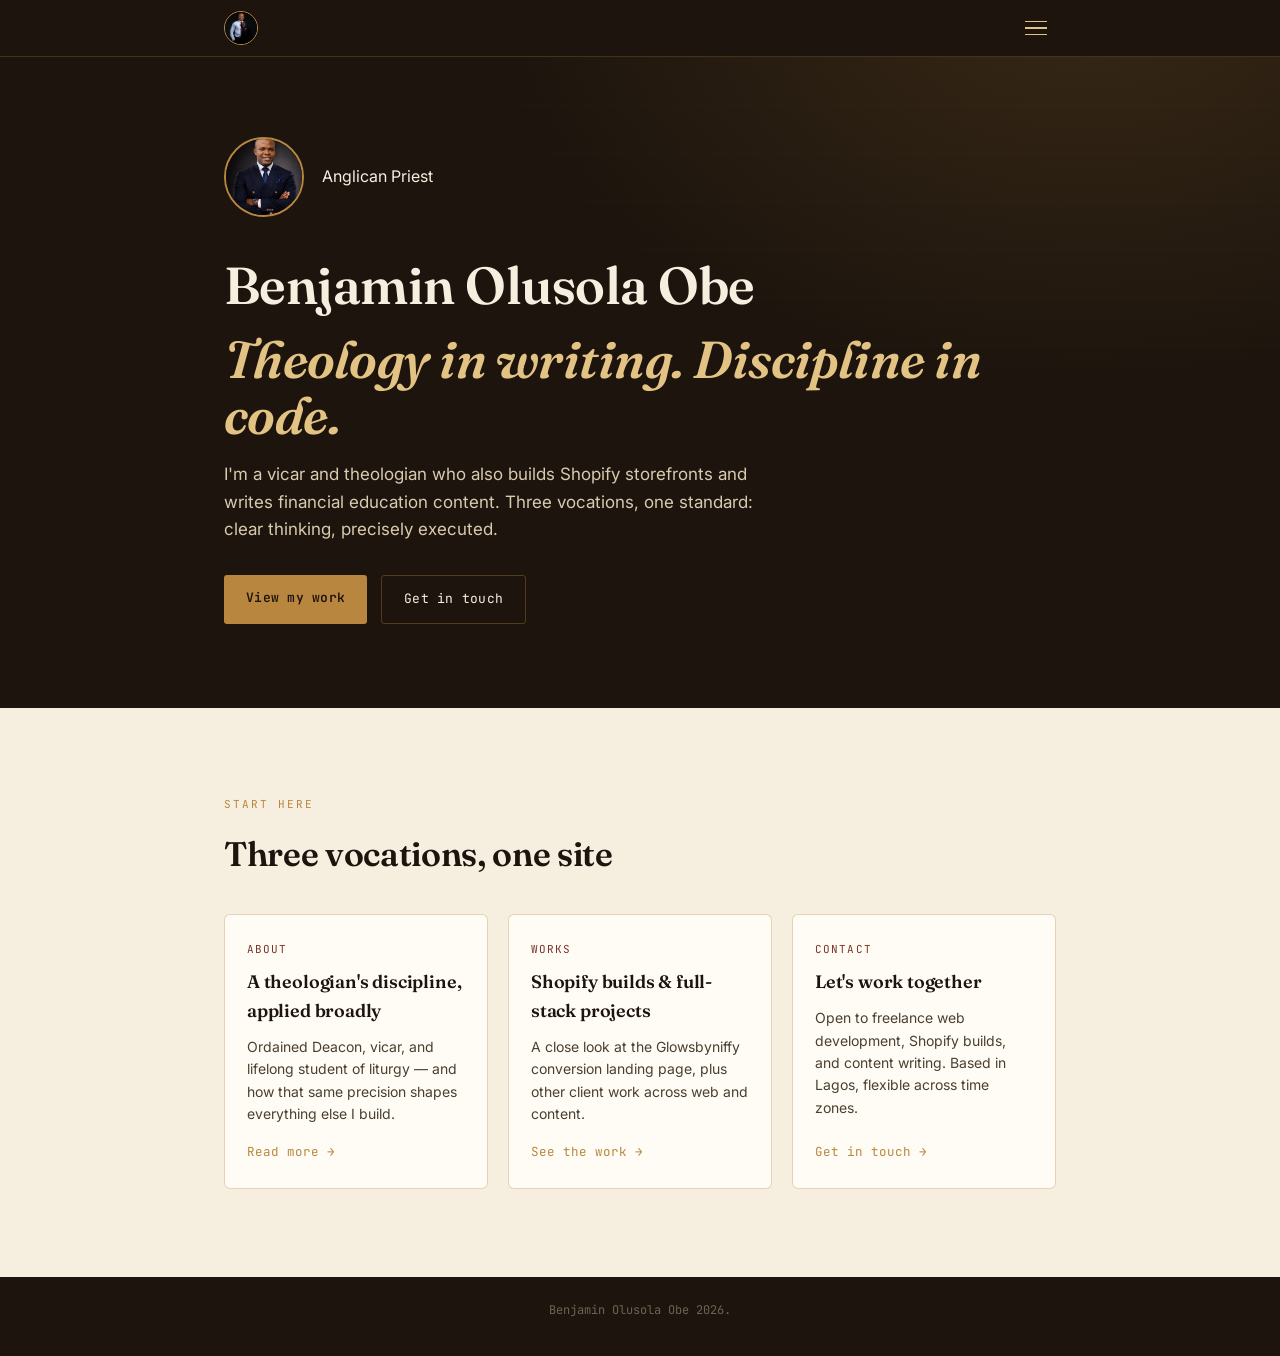
<file: index.html>
<!DOCTYPE html>
<html lang="en">
<head>
<meta charset="UTF-8">
<meta name="viewport" content="width=device-width, initial-scale=1.0">
<title>Benjamin Olusola Obe — Theologian &amp; Web Developer</title>
<link rel="preconnect" href="https://fonts.googleapis.com">
<link rel="preconnect" href="https://fonts.gstatic.com" crossorigin>
<link href="https://fonts.googleapis.com/css2?family=Fraunces:opsz,wght@9..144,300..900&family=Inter:wght@400;500;600;700&family=JetBrains+Mono:wght@400;500;600&display=swap" rel="stylesheet">
<link rel="stylesheet" href="styles.css">
<meta property="og:title" content="Benjamin Olusola Obe | Full-Stack Developer" />
<meta property="og:description" content="Vicar and theologian who builds Shopify storefronts, web apps, and SaaS tools." />
<meta property="og:image" content="https://benjamin4502.github.io/benjamin-portfolio/profile.jpg" />
<meta property="og:url" content="https://benjamin4502.github.io/benjamin-portfolio/" />
<meta property="og:type" content="website" />
<meta name="twitter:card" content="summary_large_image" />
<meta name="twitter:title" content="Benjamin Olusola Obe | Full-Stack Developer" />
<meta name="twitter:description" content="Vicar and theologian who builds Shopify storefronts, web apps, and SaaS tools." />
<meta name="twitter:image" content="https://benjamin4502.github.io/benjamin-portfolio/profile.jpg" />
</head>
<body>

  <!-- ============ NAV ============ -->
  <header class="nav-bar">
    <div class="wrap nav-inner">
      <a href="index.html" class="nav-brand">
        <span class="initial"><img src="profile-small.jpg" alt="Benjamin Olusola Obe"></span>
      </a>
      <button class="hamburger" id="hamburgerBtn" aria-label="Open menu" aria-expanded="false" aria-controls="navMenu">
        <span></span><span></span><span></span>
      </button>
    </div>
  </header>

  <nav class="nav-menu" id="navMenu" aria-hidden="true">
    <div class="nav-menu-inner">
      <a href="index.html" class="nav-link is-active">Home</a>
      <a href="about.html" class="nav-link">About</a>
      <a href="works.html" class="nav-link">Works</a>
      <a href="testimonials.html" class="nav-link">Testimonials</a>
      <a href="contact.html" class="nav-link">Contact</a>
      <div class="nav-menu-foot">
        <span class="eyebrow">Reach me</span>
        <a href="mailto:benjaminobe45@gmail.com">benjaminobe45@gmail.com</a>
      </div>
    </div>
  </nav>
  <div class="nav-overlay" id="navOverlay"></div>

  <!-- ============ HERO ============ -->
  <header class="hero">
    <div class="wrap">
      <div class="hero-top">
        <div class="initial-lg"><img src="profile.jpg" alt="Benjamin Olusola Obe"></div>
        <div class="role-cycle" id="roleCycle" aria-live="polite">Anglican Priest<span class="cursor"></span></div>
      </div>
      <h1>Benjamin Olusola Obe</h1>
      <h1><em>Theology in writing. Discipline in code.</em></h1>
      <p class="lede">I'm a vicar and theologian who also builds Shopify storefronts and writes financial education content. Three vocations, one standard: clear thinking, precisely executed.</p>
      <div class="btn-row">
        <a class="btn btn-primary" href="works.html">View my work</a>
        <a class="btn btn-ghost" href="contact.html">Get in touch</a>
      </div>
    </div>
  </header>

  <!-- ============ TEASER CARDS ============ -->
  <section>
    <div class="wrap reveal">
      <span class="eyebrow">Start here</span>
      <h2 class="title">Three vocations, one site</h2>
      <div class="teaser-grid">
        <a href="about.html" class="teaser-card">
          <span class="tag">About</span>
          <h3>A theologian's discipline, applied broadly</h3>
          <p>Ordained Deacon, vicar, and lifelong student of liturgy — and how that same precision shapes everything else I build.</p>
          <span class="teaser-link">Read more →</span>
        </a>
        <a href="works.html" class="teaser-card">
          <span class="tag">Works</span>
          <h3>Shopify builds &amp; full-stack projects</h3>
          <p>A close look at the Glowsbyniffy conversion landing page, plus other client work across web and content.</p>
          <span class="teaser-link">See the work →</span>
        </a>
        <a href="contact.html" class="teaser-card">
          <span class="tag">Contact</span>
          <h3>Let's work together</h3>
          <p>Open to freelance web development, Shopify builds, and content writing. Based in Lagos, flexible across time zones.</p>
          <span class="teaser-link">Get in touch →</span>
        </a>
      </div>
    </div>
  </section>

  <footer>
    Benjamin Olusola Obe 2026.
  </footer>

  <script src="script.js"></script>
</body>
</html>
</file>
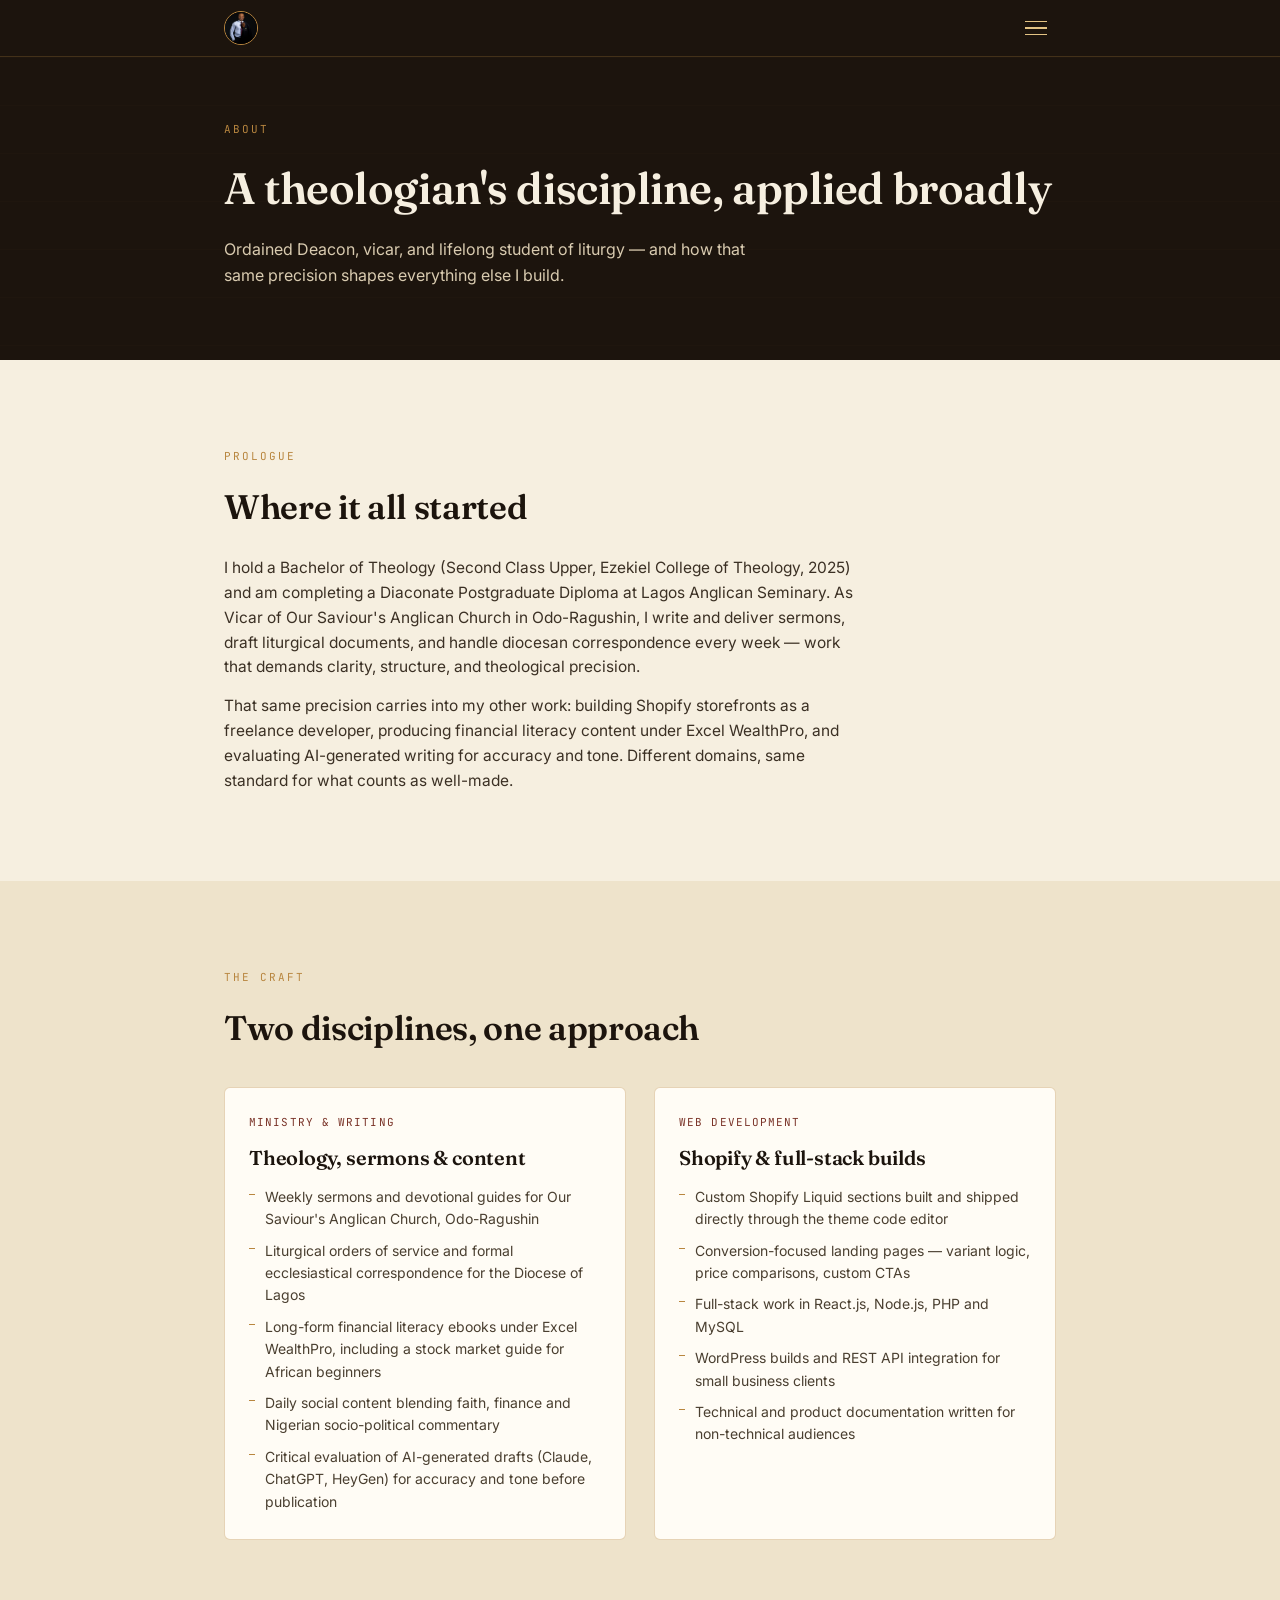
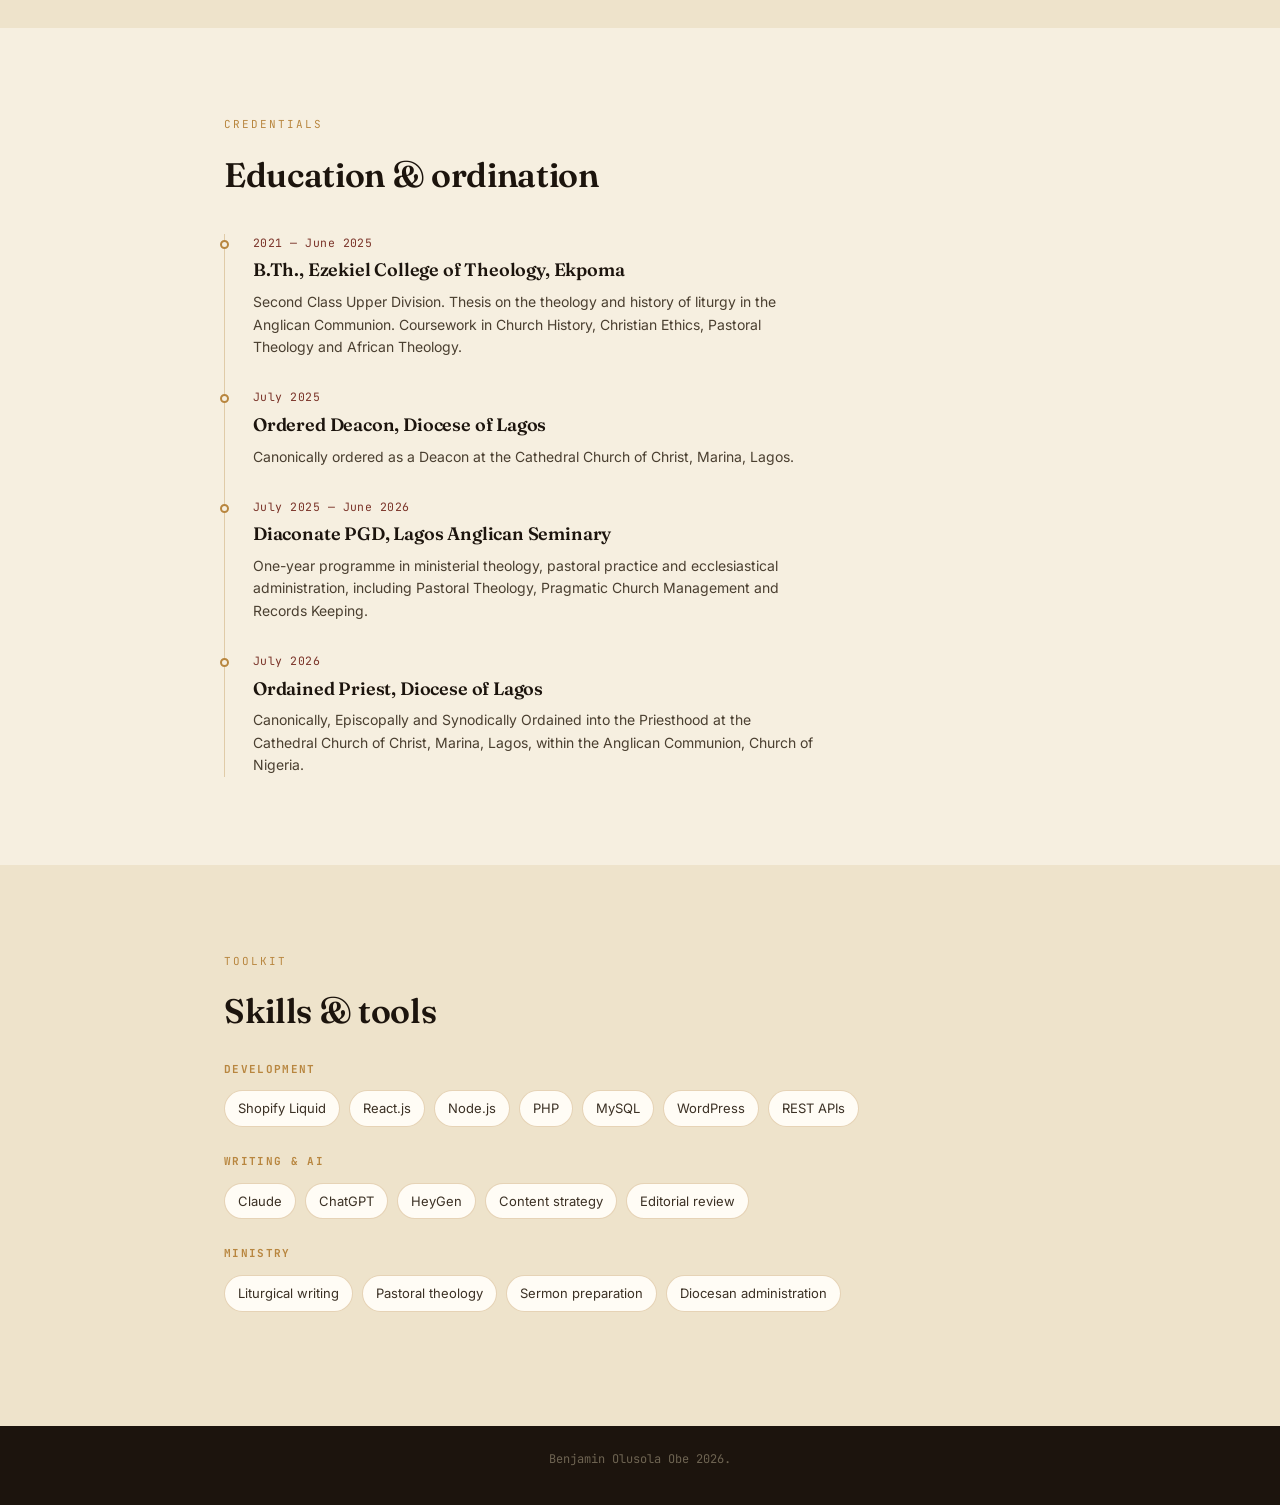
<file: about.html>
<!DOCTYPE html>
<html lang="en">
<head>
<meta charset="UTF-8">
<meta name="viewport" content="width=device-width, initial-scale=1.0">
<title>About — Benjamin Olusola Obe</title>
<link rel="preconnect" href="https://fonts.googleapis.com">
<link rel="preconnect" href="https://fonts.gstatic.com" crossorigin>
<link href="https://fonts.googleapis.com/css2?family=Fraunces:opsz,wght@9..144,300..900&family=Inter:wght@400;500;600;700&family=JetBrains+Mono:wght@400;500;600&display=swap" rel="stylesheet">
<link rel="stylesheet" href="styles.css">
</head>
<body>

  <header class="nav-bar">
    <div class="wrap nav-inner">
      <a href="index.html" class="nav-brand">
        <span class="initial"><img src="profile-small.jpg" alt="Benjamin Olusola Obe"></span>
      </a>
      <button class="hamburger" id="hamburgerBtn" aria-label="Open menu" aria-expanded="false" aria-controls="navMenu">
        <span></span><span></span><span></span>
      </button>
    </div>
  </header>

  <nav class="nav-menu" id="navMenu" aria-hidden="true">
    <div class="nav-menu-inner">
      <a href="index.html" class="nav-link">Home</a>
      <a href="about.html" class="nav-link is-active">About</a>
      <a href="works.html" class="nav-link">Works</a>
      <a href="testimonials.html" class="nav-link">Testimonials</a>
      <a href="contact.html" class="nav-link">Contact</a>
      <div class="nav-menu-foot">
        <span class="eyebrow">Reach me</span>
        <a href="mailto:benjaminobe45@gmail.com">benjaminobe45@gmail.com</a>
      </div>
    </div>
  </nav>
  <div class="nav-overlay" id="navOverlay"></div>

  <header class="page-header">
    <div class="wrap">
      <span class="eyebrow">About</span>
      <h1>A theologian's discipline, applied broadly</h1>
      <p class="lede">Ordained Deacon, vicar, and lifelong student of liturgy — and how that same precision shapes everything else I build.</p>
    </div>
  </header>

  <!-- ============ PROLOGUE ============ -->
  <section>
    <div class="wrap reveal">
      <span class="eyebrow">Prologue</span>
      <h2 class="title">Where it all started</h2>
      <p class="body-text">I hold a Bachelor of Theology (Second Class Upper, Ezekiel College of Theology, 2025) and am completing a Diaconate Postgraduate Diploma at Lagos Anglican Seminary. As Vicar of Our Saviour's Anglican Church in Odo-Ragushin, I write and deliver sermons, draft liturgical documents, and handle diocesan correspondence every week — work that demands clarity, structure, and theological precision.</p>
      <p class="body-text" style="margin-top:14px;">That same precision carries into my other work: building Shopify storefronts as a freelance developer, producing financial literacy content under Excel WealthPro, and evaluating AI-generated writing for accuracy and tone. Different domains, same standard for what counts as well-made.</p>
    </div>
  </section>

  <!-- ============ THE CRAFT ============ -->
  <section style="background:var(--parchment-deep);">
    <div class="wrap reveal">
      <span class="eyebrow">The Craft</span>
      <h2 class="title">Two disciplines, one approach</h2>
      <div class="craft-grid">
        <div class="craft-card">
          <span class="tag">Ministry &amp; Writing</span>
          <h3>Theology, sermons &amp; content</h3>
          <ul>
            <li>Weekly sermons and devotional guides for Our Saviour's Anglican Church, Odo-Ragushin</li>
            <li>Liturgical orders of service and formal ecclesiastical correspondence for the Diocese of Lagos</li>
            <li>Long-form financial literacy ebooks under Excel WealthPro, including a stock market guide for African beginners</li>
            <li>Daily social content blending faith, finance and Nigerian socio-political commentary</li>
            <li>Critical evaluation of AI-generated drafts (Claude, ChatGPT, HeyGen) for accuracy and tone before publication</li>
          </ul>
        </div>
        <div class="craft-card">
          <span class="tag">Web Development</span>
          <h3>Shopify &amp; full-stack builds</h3>
          <ul>
            <li>Custom Shopify Liquid sections built and shipped directly through the theme code editor</li>
            <li>Conversion-focused landing pages — variant logic, price comparisons, custom CTAs</li>
            <li>Full-stack work in React.js, Node.js, PHP and MySQL</li>
            <li>WordPress builds and REST API integration for small business clients</li>
            <li>Technical and product documentation written for non-technical audiences</li>
          </ul>
        </div>
      </div>
    </div>
  </section>

  <!-- ============ CREDENTIALS ============ -->
  <section>
    <div class="wrap reveal">
      <span class="eyebrow">Credentials</span>
      <h2 class="title">Education &amp; ordination</h2>
      <div class="timeline">
        <div class="tl-item">
          <span class="tl-date">2021 — June 2025</span>
          <h3>B.Th., Ezekiel College of Theology, Ekpoma</h3>
          <p>Second Class Upper Division. Thesis on the theology and history of liturgy in the Anglican Communion. Coursework in Church History, Christian Ethics, Pastoral Theology and African Theology.</p>
        </div>
        <div class="tl-item">
          <span class="tl-date">July 2025</span>
          <h3>Ordered Deacon, Diocese of Lagos</h3>
          <p>Canonically ordered as a Deacon at the Cathedral Church of Christ, Marina, Lagos.</p>
        </div>
        <div class="tl-item">
          <span class="tl-date">July 2025 — June 2026</span>
          <h3>Diaconate PGD, Lagos Anglican Seminary</h3>
          <p>One-year programme in ministerial theology, pastoral practice and ecclesiastical administration, including Pastoral Theology, Pragmatic Church Management and Records Keeping.</p>
        </div>
        <div class="tl-item">
          <span class="tl-date">July 2026</span>
          <h3>Ordained Priest, Diocese of Lagos</h3>
          <p>Canonically, Episcopally and Synodically Ordained into the Priesthood at the Cathedral Church of Christ, Marina, Lagos, within the Anglican Communion, Church of Nigeria.</p>
        </div>
      </div>
    </div>
  </section>

  <!-- ============ TOOLKIT ============ -->
  <section style="background:var(--parchment-deep);">
    <div class="wrap reveal">
      <span class="eyebrow">Toolkit</span>
      <h2 class="title">Skills &amp; tools</h2>

      <div class="toolkit-group">
        <h4>Development</h4>
        <div class="tag-row">
          <span class="tag-pill">Shopify Liquid</span>
          <span class="tag-pill">React.js</span>
          <span class="tag-pill">Node.js</span>
          <span class="tag-pill">PHP</span>
          <span class="tag-pill">MySQL</span>
          <span class="tag-pill">WordPress</span>
          <span class="tag-pill">REST APIs</span>
        </div>
      </div>

      <div class="toolkit-group">
        <h4>Writing &amp; AI</h4>
        <div class="tag-row">
          <span class="tag-pill">Claude</span>
          <span class="tag-pill">ChatGPT</span>
          <span class="tag-pill">HeyGen</span>
          <span class="tag-pill">Content strategy</span>
          <span class="tag-pill">Editorial review</span>
        </div>
      </div>

      <div class="toolkit-group">
        <h4>Ministry</h4>
        <div class="tag-row">
          <span class="tag-pill">Liturgical writing</span>
          <span class="tag-pill">Pastoral theology</span>
          <span class="tag-pill">Sermon preparation</span>
          <span class="tag-pill">Diocesan administration</span>
        </div>
      </div>
    </div>
  </section>

  <footer>
    Benjamin Olusola Obe 2026.
  </footer>

  <script src="script.js"></script>
</body>
</html>
</file>
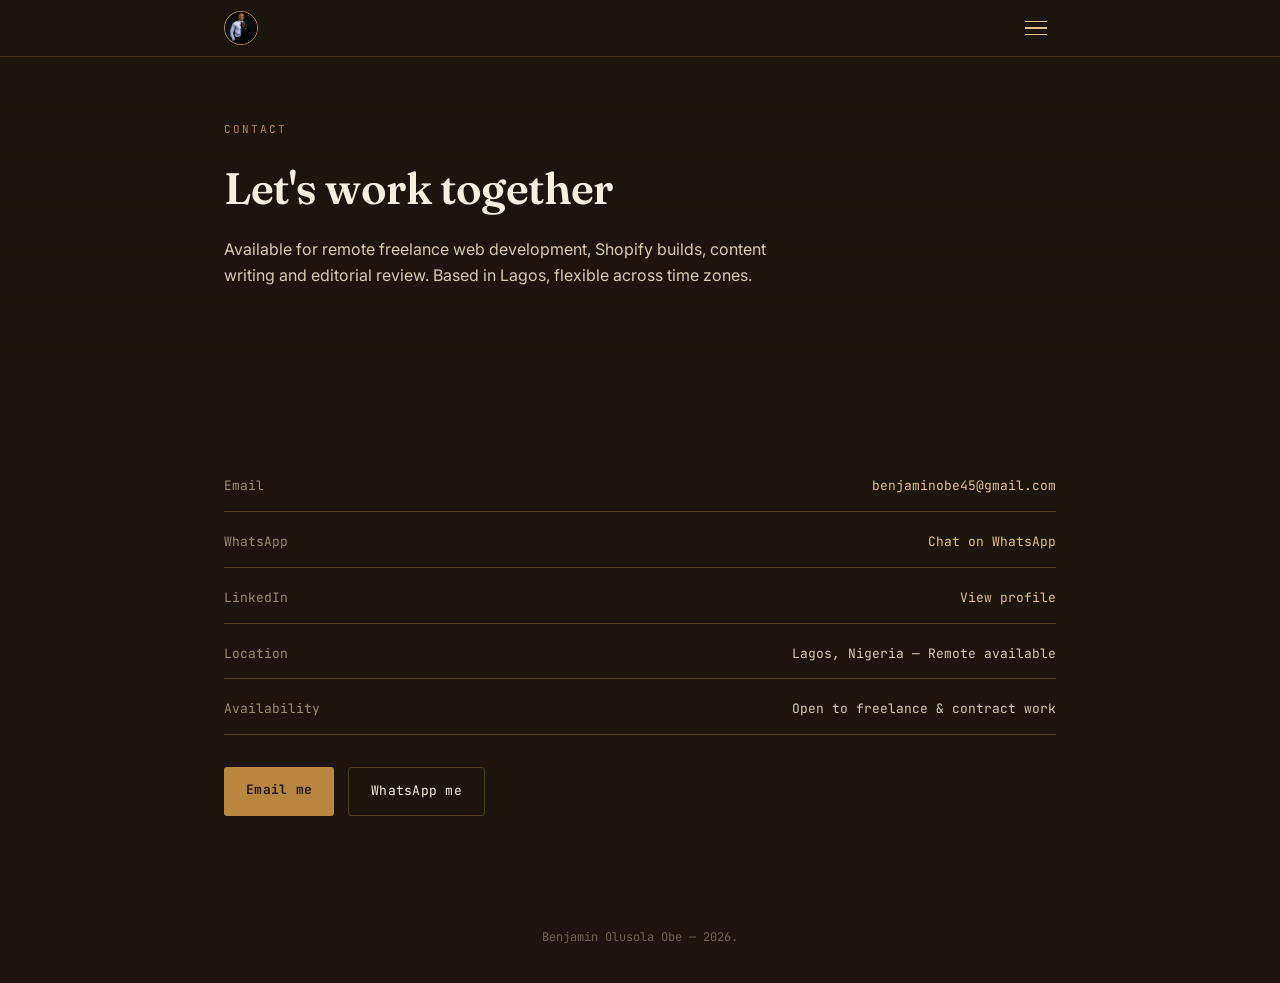
<file: contact.html>
<!DOCTYPE html>
<html lang="en">
<head>
<meta charset="UTF-8">
<meta name="viewport" content="width=device-width, initial-scale=1.0">
<title>Contact — Benjamin Olusola Obe</title>
<link rel="preconnect" href="https://fonts.googleapis.com">
<link rel="preconnect" href="https://fonts.gstatic.com" crossorigin>
<link href="https://fonts.googleapis.com/css2?family=Fraunces:opsz,wght@9..144,300..900&family=Inter:wght@400;500;600;700&family=JetBrains+Mono:wght@400;500;600&display=swap" rel="stylesheet">
<link rel="stylesheet" href="styles.css">
</head>
<body>

  <header class="nav-bar">
    <div class="wrap nav-inner">
      <a href="index.html" class="nav-brand">
        <span class="initial"><img src="profile-small.jpg" alt="Benjamin Olusola Obe"></span>
      </a>
      <button class="hamburger" id="hamburgerBtn" aria-label="Open menu" aria-expanded="false" aria-controls="navMenu">
        <span></span><span></span><span></span>
      </button>
    </div>
  </header>

  <nav class="nav-menu" id="navMenu" aria-hidden="true">
    <div class="nav-menu-inner">
      <a href="index.html" class="nav-link">Home</a>
      <a href="about.html" class="nav-link">About</a>
      <a href="works.html" class="nav-link">Works</a>
      <a href="testimonials.html" class="nav-link">Testimonials</a>
      <a href="contact.html" class="nav-link is-active">Contact</a>
      <div class="nav-menu-foot">
        <span class="eyebrow">Reach me</span>
        <a href="mailto:benjaminobe45@gmail.com">benjaminobe45@gmail.com</a>
      </div>
    </div>
  </nav>
  <div class="nav-overlay" id="navOverlay"></div>

  <header class="page-header">
    <div class="wrap">
      <span class="eyebrow">Contact</span>
      <h1>Let's work together</h1>
      <p class="lede">Available for remote freelance web development, Shopify builds, content writing and editorial review. Based in Lagos, flexible across time zones.</p>
    </div>
  </header>

  <section class="section-dark">
    <div class="wrap reveal">
      <div class="contact-box">
        <div class="contact-line"><span>Email</span><a href="mailto:benjaminobe45@gmail.com">benjaminobe45@gmail.com</a></div>
        <div class="contact-line"><span>WhatsApp</span><a href="https://wa.me/2348145023145" target="_blank" rel="noopener">Chat on WhatsApp</a></div>
        <div class="contact-line"><span>LinkedIn</span><a href="https://www.linkedin.com/in/benjamin-olusola-obe-206285276" target="_blank" rel="noopener">View profile</a></div>
        <div class="contact-line"><span>Location</span><span style="color:#D9CBB0;">Lagos, Nigeria — Remote available</span></div>
        <div class="contact-line"><span>Availability</span><span style="color:#D9CBB0;">Open to freelance &amp; contract work</span></div>
      </div>
      <div class="btn-row" style="margin-top:32px;">
        <a class="btn btn-primary" href="mailto:benjaminobe45@gmail.com">Email me</a>
        <a class="btn btn-ghost" href="https://wa.me/2348145023145" target="_blank" rel="noopener">WhatsApp me</a>
      </div>
    </div>
  </section>

  <footer>
    Benjamin Olusola Obe — 2026.
  </footer>

  <script src="script.js"></script>
</body>
</html>
</file>
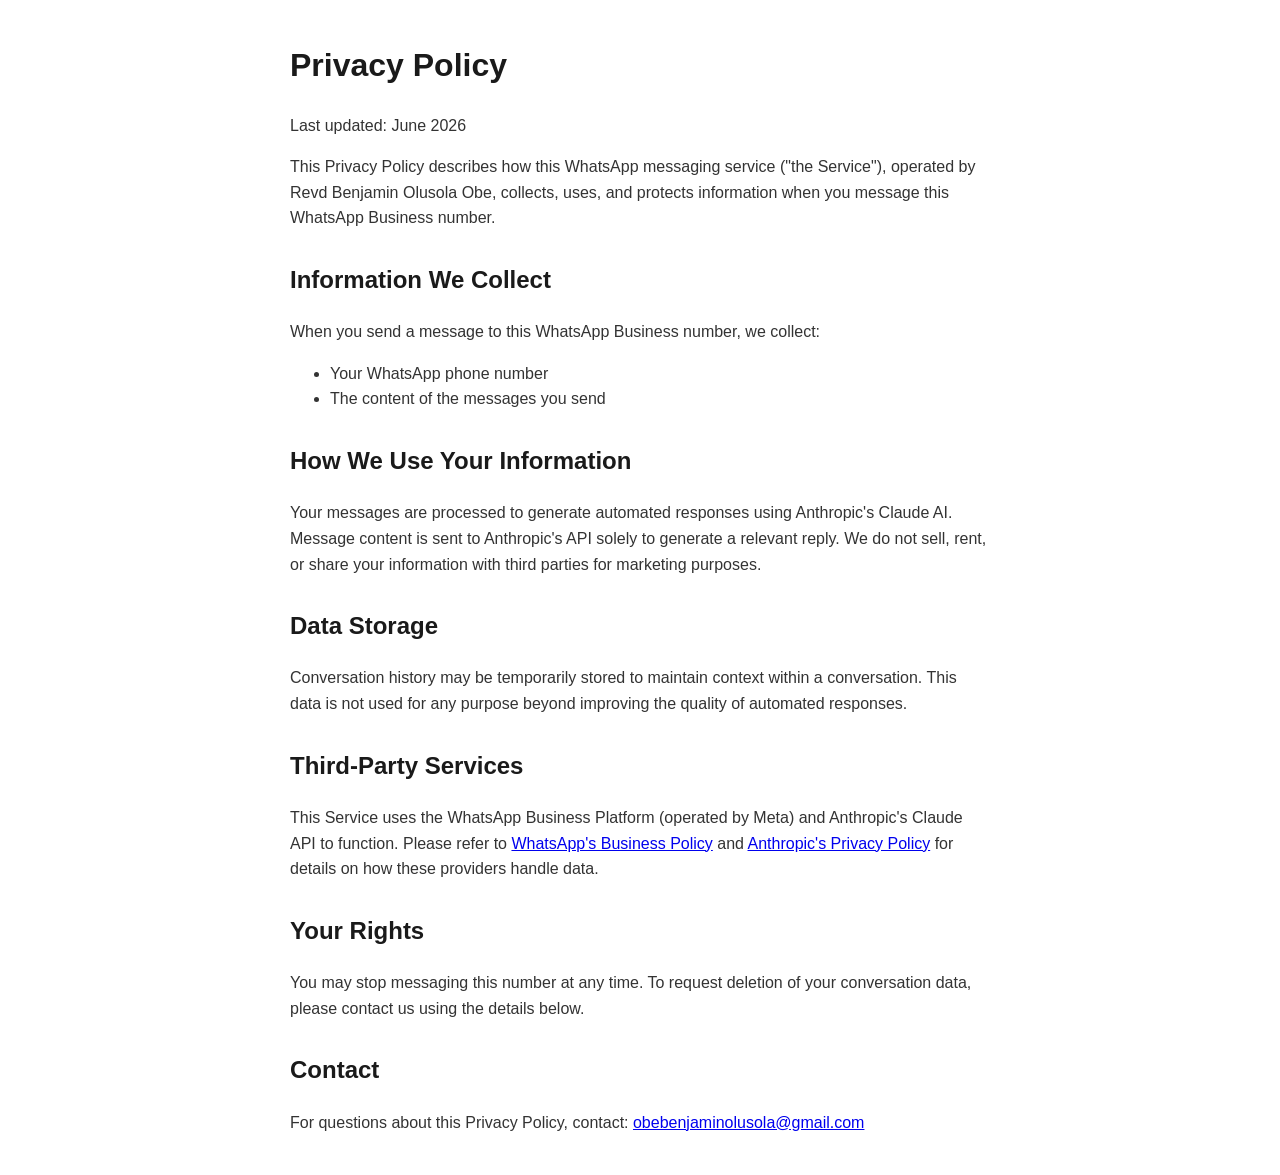
<file: Privacy.html>
<!DOCTYPE html>
<html lang="en">
<head>
<meta charset="UTF-8">
<title>Privacy Policy - Revd Benjamin Olusola Obe</title>
<meta name="viewport" content="width=device-width, initial-scale=1.0">
<style>
body { font-family: Arial, sans-serif; max-width: 700px; margin: 40px auto; padding: 0 20px; line-height: 1.6; color: #333; }
h1 { color: #1a1a1a; }
h2 { color: #1a1a1a; margin-top: 30px; }
</style>
</head>
<body>
<h1>Privacy Policy</h1>
<p>Last updated: June 2026</p>

<p>This Privacy Policy describes how this WhatsApp messaging service ("the Service"), operated by Revd Benjamin Olusola Obe, collects, uses, and protects information when you message this WhatsApp Business number.</p>

<h2>Information We Collect</h2>
<p>When you send a message to this WhatsApp Business number, we collect:</p>
<ul>
<li>Your WhatsApp phone number</li>
<li>The content of the messages you send</li>
</ul>

<h2>How We Use Your Information</h2>
<p>Your messages are processed to generate automated responses using Anthropic's Claude AI. Message content is sent to Anthropic's API solely to generate a relevant reply. We do not sell, rent, or share your information with third parties for marketing purposes.</p>

<h2>Data Storage</h2>
<p>Conversation history may be temporarily stored to maintain context within a conversation. This data is not used for any purpose beyond improving the quality of automated responses.</p>

<h2>Third-Party Services</h2>
<p>This Service uses the WhatsApp Business Platform (operated by Meta) and Anthropic's Claude API to function. Please refer to <a href="https://www.whatsapp.com/legal/business-policy/" target="_blank">WhatsApp's Business Policy</a> and <a href="https://www.anthropic.com/legal/privacy" target="_blank">Anthropic's Privacy Policy</a> for details on how these providers handle data.</p>

<h2>Your Rights</h2>
<p>You may stop messaging this number at any time. To request deletion of your conversation data, please contact us using the details below.</p>

<h2>Contact</h2>
<p>For questions about this Privacy Policy, contact: <a href="mailto:obebenjaminolusola@gmail.com">obebenjaminolusola@gmail.com</a></p>

</body>
</html>
</file>
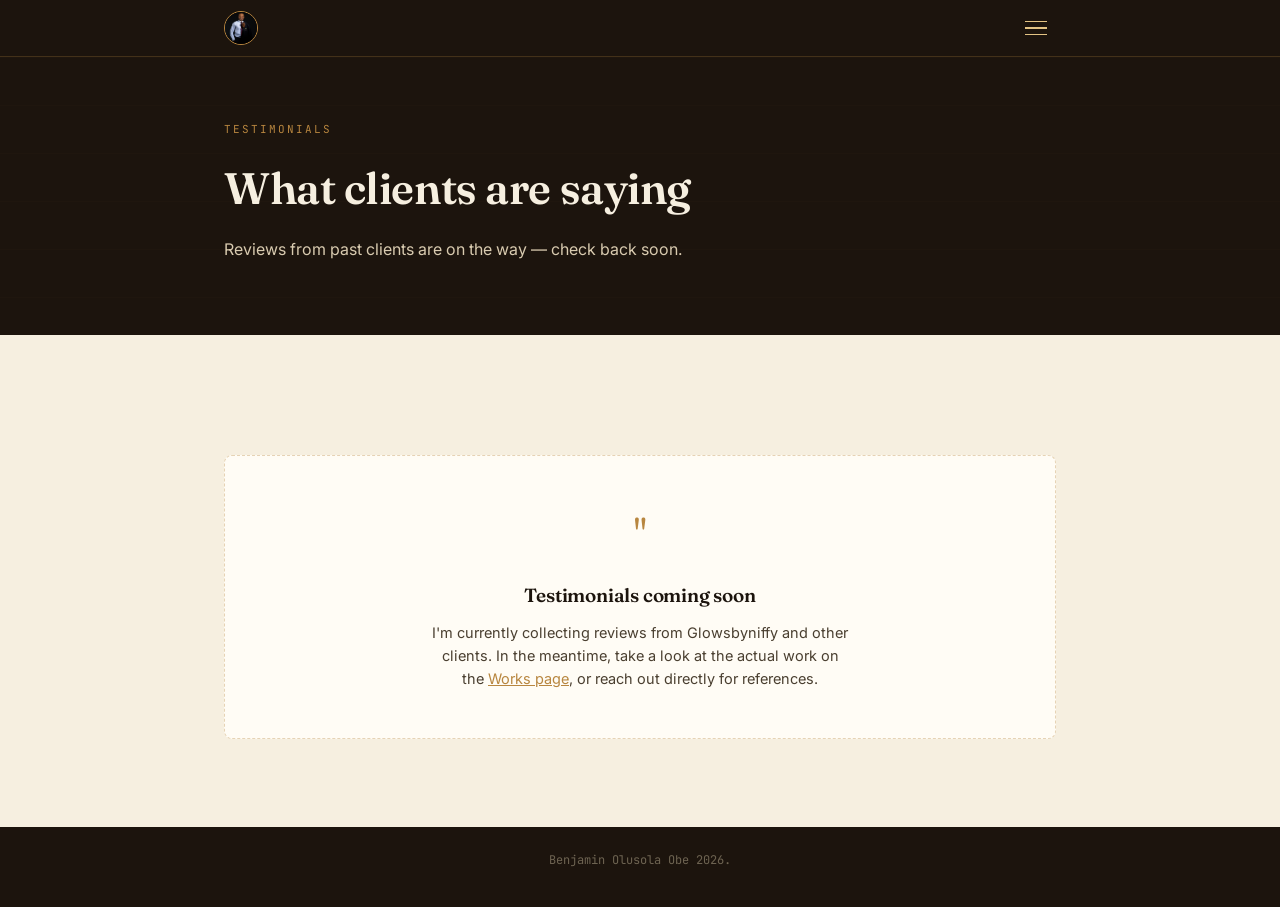
<file: testimonials.html>
<!DOCTYPE html>
<html lang="en">
<head>
<meta charset="UTF-8">
<meta name="viewport" content="width=device-width, initial-scale=1.0">
<title>Testimonials — Benjamin Olusola Obe</title>
<link rel="preconnect" href="https://fonts.googleapis.com">
<link rel="preconnect" href="https://fonts.gstatic.com" crossorigin>
<link href="https://fonts.googleapis.com/css2?family=Fraunces:opsz,wght@9..144,300..900&family=Inter:wght@400;500;600;700&family=JetBrains+Mono:wght@400;500;600&display=swap" rel="stylesheet">
<link rel="stylesheet" href="styles.css">
</head>
<body>

  <header class="nav-bar">
    <div class="wrap nav-inner">
      <a href="index.html" class="nav-brand">
        <span class="initial"><img src="profile-small.jpg" alt="Benjamin Olusola Obe"></span>
      </a>
      <button class="hamburger" id="hamburgerBtn" aria-label="Open menu" aria-expanded="false" aria-controls="navMenu">
        <span></span><span></span><span></span>
      </button>
    </div>
  </header>

  <nav class="nav-menu" id="navMenu" aria-hidden="true">
    <div class="nav-menu-inner">
      <a href="index.html" class="nav-link">Home</a>
      <a href="about.html" class="nav-link">About</a>
      <a href="works.html" class="nav-link">Works</a>
      <a href="testimonials.html" class="nav-link is-active">Testimonials</a>
      <a href="contact.html" class="nav-link">Contact</a>
      <div class="nav-menu-foot">
        <span class="eyebrow">Reach me</span>
        <a href="mailto:benjaminobe45@gmail.com">benjaminobe45@gmail.com</a>
      </div>
    </div>
  </nav>
  <div class="nav-overlay" id="navOverlay"></div>

  <header class="page-header">
    <div class="wrap">
      <span class="eyebrow">Testimonials</span>
      <h1>What clients are saying</h1>
      <p class="lede">Reviews from past clients are on the way — check back soon.</p>
    </div>
  </header>

  <section>
    <div class="wrap reveal">
      <div class="placeholder-box">
        <span class="icon">"</span>
        <h3>Testimonials coming soon</h3>
        <p>I'm currently collecting reviews from Glowsbyniffy and other clients. In the meantime, take a look at the actual work on the <a href="works.html" style="color:var(--gold); text-decoration:underline;">Works page</a>, or reach out directly for references.</p>
      </div>
    </div>
  </section>

  <footer>
    Benjamin Olusola Obe 2026.
  </footer>

  <script src="script.js"></script>
</body>
</html>
</file>
<file: styles.css>
:root{
  --ink:#1C140D;
  --ink-soft:#2A1F15;
  --parchment:#F6EFE0;
  --parchment-deep:#EEE3CB;
  --gold:#B8863F;
  --gold-light:#E3C384;
  --rust:#7A3328;
  --ash:#8C8273;
  --line:rgba(184,134,63,0.35);
  --maxw:880px;

  --teal:#2E6E62;
  --teal-light:#7FBDAE;
  --teal-line:rgba(47,110,98,0.35);

  --navy:#2C3E66;
  --navy-light:#8FA3CC;
  --navy-line:rgba(44,62,102,0.35);
}

.section-teal{background:#16332D; color:var(--parchment);}
.section-teal .eyebrow{color:var(--teal-light);}
.section-teal .body-text{color:#CFE3DC;}
.section-teal .chip{border-color:var(--teal-line); color:var(--teal-light);}
.section-teal .result-card{border-left-color:var(--teal-light);}
.section-teal .result-card h4{color:var(--teal-light);}
.section-teal .result-card p{color:#B9D4CB;}
.section-teal .btn-ghost{border-color:var(--teal-line);}
.section-teal .btn-ghost:hover{border-color:var(--teal-light); color:var(--teal-light);}
.section-teal .editor-bar{background:#102420; border-bottom-color:rgba(127,189,174,0.18);}
.section-teal .editor-mock{background:#0C1C18; border-color:rgba(127,189,174,0.25);}

.section-navy{background:#1B2740; color:var(--parchment);}
.section-navy .eyebrow{color:var(--navy-light);}
.section-navy .body-text{color:#D3D9EA;}
.section-navy .chip{border-color:var(--navy-line); color:var(--navy-light);}
.section-navy .result-card{border-left-color:var(--navy-light);}
.section-navy .result-card h4{color:var(--navy-light);}
.section-navy .result-card p{color:#C3CBE2;}
.section-navy .btn-ghost{border-color:var(--navy-line);}
.section-navy .btn-ghost:hover{border-color:var(--navy-light); color:var(--navy-light);}

*,*::before,*::after{box-sizing:border-box;margin:0;padding:0;}
html{scroll-behavior:smooth;}
@media (prefers-reduced-motion: reduce){
  html{scroll-behavior:auto;}
  *{animation-duration:0.001ms !important; animation-iteration-count:1 !important; transition-duration:0.001ms !important;}
}

body{
  font-family:'Inter',sans-serif;
  background:var(--parchment);
  color:var(--ink);
  line-height:1.6;
  font-size:16px;
  -webkit-font-smoothing:antialiased;
}

h1,h2,h3{font-family:'Fraunces',serif; font-weight:600; letter-spacing:-0.01em;}

a{color:inherit;}

::selection{background:var(--gold-light); color:var(--ink);}

:focus-visible{
  outline:2px solid var(--gold);
  outline-offset:3px;
  border-radius:2px;
}

.wrap{
  max-width:var(--maxw);
  margin:0 auto;
  padding:0 24px;
}

.eyebrow{
  font-family:'JetBrains Mono', monospace;
  font-size:11px;
  letter-spacing:0.18em;
  text-transform:uppercase;
  color:var(--gold);
  display:block;
  margin-bottom:14px;
}

.section-dark .eyebrow{color:var(--gold-light);}

hr.rule{
  border:none;
  border-top:1px solid var(--line);
  margin:0;
}

/* ===== NAV BAR ===== */
.nav-bar{
  background:var(--ink);
  position:sticky;
  top:0;
  z-index:100;
  border-bottom:1px solid rgba(184,134,63,0.25);
}
.nav-inner{
  display:flex;
  align-items:center;
  justify-content:space-between;
  height:56px;
}
.nav-brand{text-decoration:none; display:flex; align-items:center;}
.nav-brand .initial{
  width:34px;
  height:34px;
  border:1.5px solid var(--gold);
  border-radius:50%;
  overflow:hidden;
  display:flex;
  align-items:center;
  justify-content:center;
}
.nav-brand .initial img{
  width:100%;
  height:100%;
  object-fit:cover;
  display:block;
}

.hamburger{
  width:40px;
  height:40px;
  background:none;
  border:none;
  display:flex;
  flex-direction:column;
  align-items:center;
  justify-content:center;
  gap:5px;
  cursor:pointer;
  padding:0;
}
.hamburger span{
  display:block;
  width:22px;
  height:1.5px;
  background:var(--gold-light);
  transition:transform 0.25s ease, opacity 0.25s ease;
}
.hamburger.is-open span:nth-child(1){transform:translateY(6.5px) rotate(45deg);}
.hamburger.is-open span:nth-child(2){opacity:0;}
.hamburger.is-open span:nth-child(3){transform:translateY(-6.5px) rotate(-45deg);}

.nav-menu{
  position:fixed;
  top:0;
  right:0;
  height:100%;
  width:min(320px, 84vw);
  background:var(--ink-soft);
  z-index:200;
  transform:translateX(100%);
  transition:transform 0.3s ease;
  border-left:1px solid rgba(184,134,63,0.25);
  overflow-y:auto;
}
.nav-menu.is-open{transform:translateX(0);}
.nav-menu-inner{
  padding:80px 28px 32px;
  display:flex;
  flex-direction:column;
  gap:4px;
  min-height:100%;
}
.nav-link{
  font-family:'Fraunces',serif;
  font-size:22px;
  color:var(--parchment);
  text-decoration:none;
  padding:14px 0;
  border-bottom:1px solid rgba(184,134,63,0.15);
}
.nav-link.is-active{color:var(--gold-light);}
.nav-menu-foot{
  margin-top:auto;
  padding-top:32px;
}
.nav-menu-foot a{
  display:block;
  margin-top:8px;
  font-family:'JetBrains Mono', monospace;
  font-size:13px;
  color:var(--gold-light);
  text-decoration:none;
}

.nav-overlay{
  position:fixed;
  inset:0;
  background:rgba(0,0,0,0.5);
  z-index:150;
  opacity:0;
  visibility:hidden;
  transition:opacity 0.3s ease;
}
.nav-overlay.is-open{opacity:1; visibility:visible;}

/* ===== HERO ===== */
.hero{
  background:
    radial-gradient(ellipse 600px 400px at 85% -10%, rgba(184,134,63,0.18), transparent),
    var(--ink);
  color:var(--parchment);
  padding:56px 0 64px;
  position:relative;
  overflow:hidden;
}

.hero::after{
  content:"";
  position:absolute;
  inset:0;
  background-image:
    linear-gradient(var(--line) 1px, transparent 1px);
  background-size:100% 48px;
  opacity:0.06;
  pointer-events:none;
}

.hero-top{
  display:flex;
  align-items:center;
  gap:18px;
  margin-bottom:40px;
}

.initial-lg{
  width:80px;
  height:80px;
  flex:none;
  border:2px solid var(--gold);
  border-radius:50%;
  overflow:hidden;
  animation:floatPhoto 4s ease-in-out infinite;
}
.initial-lg img{
  width:100%;
  height:100%;
  object-fit:cover;
  display:block;
}
@keyframes floatPhoto{
  0%,100%{transform:translateY(0);}
  50%{transform:translateY(-6px);}
}

.5px; border-width:0 1px 1px 0;}

.role-cycle{
  font-family:'JetBrains Mono', monospace;
  font-size:13px;
  letter-spacing:0.04em;
  color:var(--gold-light);
  min-height:18px;
}
.role-cycle .cursor{
  display:inline-block;
  width:7px;
  background:var(--gold-light);
  margin-left:2px;
  animation:blink 1s steps(1) infinite;
}
@keyframes blink{50%{opacity:0;}}

.hero h1{
  font-size:clamp(34px, 8vw, 52px);
  line-height:1.08;
  margin-bottom:18px;
}
.hero h1 em{
  font-style:italic;
  color:var(--gold-light);
}

.hero p.lede{
  font-size:17px;
  color:#D9CBB0;
  max-width:560px;
  margin-bottom:32px;
}

/* ===== PAGE HEADER (for non-home pages) ===== */
.page-header{
  background:var(--ink);
  color:var(--parchment);
  padding:48px 0 56px;
  position:relative;
  overflow:hidden;
}
.page-header::after{
  content:"";
  position:absolute;
  inset:0;
  background-image:linear-gradient(var(--line) 1px, transparent 1px);
  background-size:100% 48px;
  opacity:0.06;
  pointer-events:none;
}
.page-header h1{
  font-size:clamp(30px, 7vw, 44px);
  color:var(--parchment);
  position:relative;
}
.page-header p.lede{
  font-size:16px;
  color:#D9CBB0;
  max-width:560px;
  margin-top:14px;
  position:relative;
}

.btn-row{
  display:flex;
  gap:14px;
  flex-wrap:wrap;
}

.btn{
  font-family:'JetBrains Mono', monospace;
  font-size:13px;
  letter-spacing:0.02em;
  padding:13px 22px;
  border-radius:3px;
  text-decoration:none;
  display:inline-block;
  transition:transform 0.15s ease, background 0.15s ease, color 0.15s ease;
}
.btn-primary{
  background:var(--gold);
  color:var(--ink);
  font-weight:600;
}
.btn-primary:hover{background:var(--gold-light); transform:translateY(-1px);}
.btn-ghost{
  border:1px solid var(--line);
  color:var(--parchment);
}
.btn-ghost:hover{border-color:var(--gold); color:var(--gold-light);}

/* ===== GENERIC SECTION ===== */
section{
  padding:64px 0;
}
.section-dark{
  background:var(--ink);
  color:var(--parchment);
}
.section-dark .ash{color:#B6A98C;}

h2.title{
  font-size:clamp(26px, 5vw, 34px);
  margin-bottom:22px;
}

p.body-text{
  max-width:640px;
  font-size:15.5px;
  color:#3B3024;
}
.section-dark p.body-text{color:#D9CBB0;}

/* ===== REVEAL ===== */
.reveal{
  opacity:0;
  transform:translateY(16px);
  transition:opacity 0.6s ease, transform 0.6s ease;
}
.reveal.in{opacity:1; transform:translateY(0);}

/* ===== TEASER GRID (home) ===== */
.teaser-grid{
  display:grid;
  grid-template-columns:1fr;
  gap:20px;
  margin-top:32px;
}
@media (min-width:680px){
  .teaser-grid{grid-template-columns:repeat(3, 1fr);}
}
.teaser-card{
  background:#FFFCF5;
  border:1px solid var(--line);
  border-radius:6px;
  padding:26px 22px;
  text-decoration:none;
  display:flex;
  flex-direction:column;
  gap:10px;
  transition:transform 0.2s ease, box-shadow 0.2s ease;
}
.teaser-card:hover{transform:translateY(-3px); box-shadow:0 16px 32px -20px rgba(28,20,13,0.3);}
.teaser-card .tag{
  font-family:'JetBrains Mono', monospace;
  font-size:11px;
  letter-spacing:0.1em;
  text-transform:uppercase;
  color:var(--rust);
}
.teaser-card h3{font-size:18px;}
.teaser-card p{font-size:14px; color:#4A3F30;}
.teaser-link{
  font-family:'JetBrains Mono', monospace;
  font-size:12.5px;
  color:var(--gold);
  margin-top:auto;
  padding-top:6px;
}

/* ===== CRAFT GRID (about) ===== */
.craft-grid{
  display:grid;
  grid-template-columns:1fr;
  gap:28px;
  margin-top:32px;
}
@media (min-width:680px){
  .craft-grid{grid-template-columns:1fr 1fr;}
}
.craft-card{
  background:#FFFCF5;
  border:1px solid var(--line);
  border-radius:6px;
  padding:26px 24px;
}
.craft-card .tag{
  font-family:'JetBrains Mono', monospace;
  font-size:11px;
  letter-spacing:0.1em;
  text-transform:uppercase;
  color:var(--rust);
  display:block;
  margin-bottom:10px;
}
.craft-card h3{
  font-size:20px;
  margin-bottom:12px;
}
.craft-card ul{
  list-style:none;
  display:flex;
  flex-direction:column;
  gap:9px;
}
.craft-card li{
  font-size:14px;
  color:#4A3F30;
  padding-left:16px;
  position:relative;
}
.craft-card li::before{
  content:"";
  position:absolute;
  left:0; top:8px;
  width:6px; height:1px;
  background:var(--gold);
}

/* ===== CASE STUDY (works) ===== */
.case-meta{
  display:flex;
  flex-wrap:wrap;
  gap:10px;
  margin:18px 0 28px;
}
.chip{
  font-family:'JetBrains Mono', monospace;
  font-size:11.5px;
  border:1px solid var(--line);
  color:var(--gold-light);
  padding:5px 11px;
  border-radius:20px;
}

.editor-mock{
  background:#15100A;
  border:1px solid rgba(184,134,63,0.25);
  border-radius:8px;
  overflow:hidden;
  margin:28px 0;
  box-shadow:0 24px 48px -24px rgba(0,0,0,0.6);
}
.editor-bar{
  display:flex;
  align-items:center;
  gap:8px;
  padding:10px 14px;
  background:#1F1710;
  border-bottom:1px solid rgba(184,134,63,0.18);
}
.editor-dot{width:9px; height:9px; border-radius:50%;}
.editor-bar .url{
  margin-left:10px;
  font-family:'JetBrains Mono', monospace;
  font-size:11.5px;
  color:#9C8E72;
}
.editor-body{
  padding:18px 16px 20px;
  font-family:'JetBrains Mono', monospace;
  font-size:12.5px;
  line-height:1.7;
  overflow-x:auto;
  color:#D9CBB0;
}
.editor-body .ln{color:#5C5240; user-select:none; margin-right:14px;}
.editor-body .tag-liquid{color:var(--gold-light);}
.editor-body .str{color:#9DBE8C;}
.editor-body .com{color:#6E6452; font-style:italic;}

.result-row{
  display:grid;
  grid-template-columns:1fr;
  gap:18px;
  margin-top:28px;
}
@media (min-width:680px){
  .result-row{grid-template-columns:1fr 1fr;}
}
.result-card{
  border-left:2px solid var(--gold);
  padding-left:16px;
}
.result-card h4{
  font-family:'Fraunces',serif;
  font-size:16px;
  margin-bottom:6px;
  color:var(--gold-light);
}
.result-card p{
  font-size:14px;
  color:#C7B796;
}

/* ===== PROJECT LIST (works - also built) ===== */
.project-list{
  display:flex;
  flex-direction:column;
  gap:0;
  margin-top:28px;
  border-top:1px solid var(--line);
}
.project-row{
  display:flex;
  flex-direction:column;
  gap:6px;
  padding:22px 0;
  border-bottom:1px solid var(--line);
}
@media (min-width:680px){
  .project-row{
    flex-direction:row;
    justify-content:space-between;
    align-items:baseline;
    gap:24px;
  }
}
.project-row h3{font-size:18px;}
.project-row .desc{
  font-size:14px;
  color:#4A3F30;
  max-width:480px;
}
.project-row .meta{
  font-family:'JetBrains Mono', monospace;
  font-size:11.5px;
  color:var(--rust);
  white-space:nowrap;
}

/* ===== TIMELINE (about - credentials) ===== */
.timeline{
  margin-top:32px;
  border-left:1px solid var(--line);
  padding-left:28px;
  display:flex;
  flex-direction:column;
  gap:30px;
}
.tl-item{position:relative;}
.tl-item::before{
  content:"";
  position:absolute;
  left:-33px;
  top:6px;
  width:9px; height:9px;
  border-radius:50%;
  background:var(--parchment);
  border:2px solid var(--gold);
}
.tl-date{
  font-family:'JetBrains Mono', monospace;
  font-size:11.5px;
  color:var(--rust);
  letter-spacing:0.04em;
  margin-bottom:4px;
  display:block;
}
.tl-item h3{font-size:18px; margin-bottom:6px;}
.tl-item p{font-size:14px; color:#4A3F30; max-width:560px;}

/* ===== TOOLKIT (about) ===== */
.toolkit-group{margin-bottom:26px;}
.toolkit-group h4{
  font-family:'JetBrains Mono', monospace;
  font-size:11px;
  letter-spacing:0.12em;
  text-transform:uppercase;
  color:var(--gold);
  margin-bottom:12px;
}
.tag-row{display:flex; flex-wrap:wrap; gap:9px;}
.tag-pill{
  font-size:13px;
  background:#FFFCF5;
  border:1px solid var(--line);
  color:#3B3024;
  padding:7px 13px;
  border-radius:20px;
}

/* ===== CONTACT ===== */
.contact-box{
  margin-top:28px;
  display:flex;
  flex-direction:column;
  gap:20px;
}
.contact-line{
  display:flex;
  justify-content:space-between;
  align-items:baseline;
  border-bottom:1px solid var(--line);
  padding-bottom:14px;
  font-family:'JetBrains Mono', monospace;
  font-size:13px;
  flex-wrap:wrap;
  gap:8px;
}
.contact-line span:first-child{color:#9C8E72;}
.contact-line a{color:var(--gold-light); text-decoration:none;}
.contact-line a:hover{color:var(--parchment);}

/* ===== TESTIMONIALS PLACEHOLDER ===== */
.placeholder-box{
  margin-top:32px;
  border:1px dashed var(--line);
  border-radius:8px;
  padding:48px 28px;
  text-align:center;
  background:#FFFCF5;
}
.placeholder-box .icon{
  font-family:'Fraunces',serif;
  font-size:38px;
  color:var(--gold);
  display:block;
  margin-bottom:16px;
}
.placeholder-box h3{font-size:19px; margin-bottom:10px;}
.placeholder-box p{font-size:14.5px; color:#4A3F30; max-width:420px; margin:0 auto;}

footer{
  background:var(--ink);
  color:#6E6452;
  text-align:center;
  font-size:12px;
  font-family:'JetBrains Mono', monospace;
  padding:24px 0 36px;
}

@media (min-width:680px){
  section{padding:88px 0;}
  .hero{padding:80px 0 84px;}
  .page-header{padding:64px 0 72px;}
}
</file>
